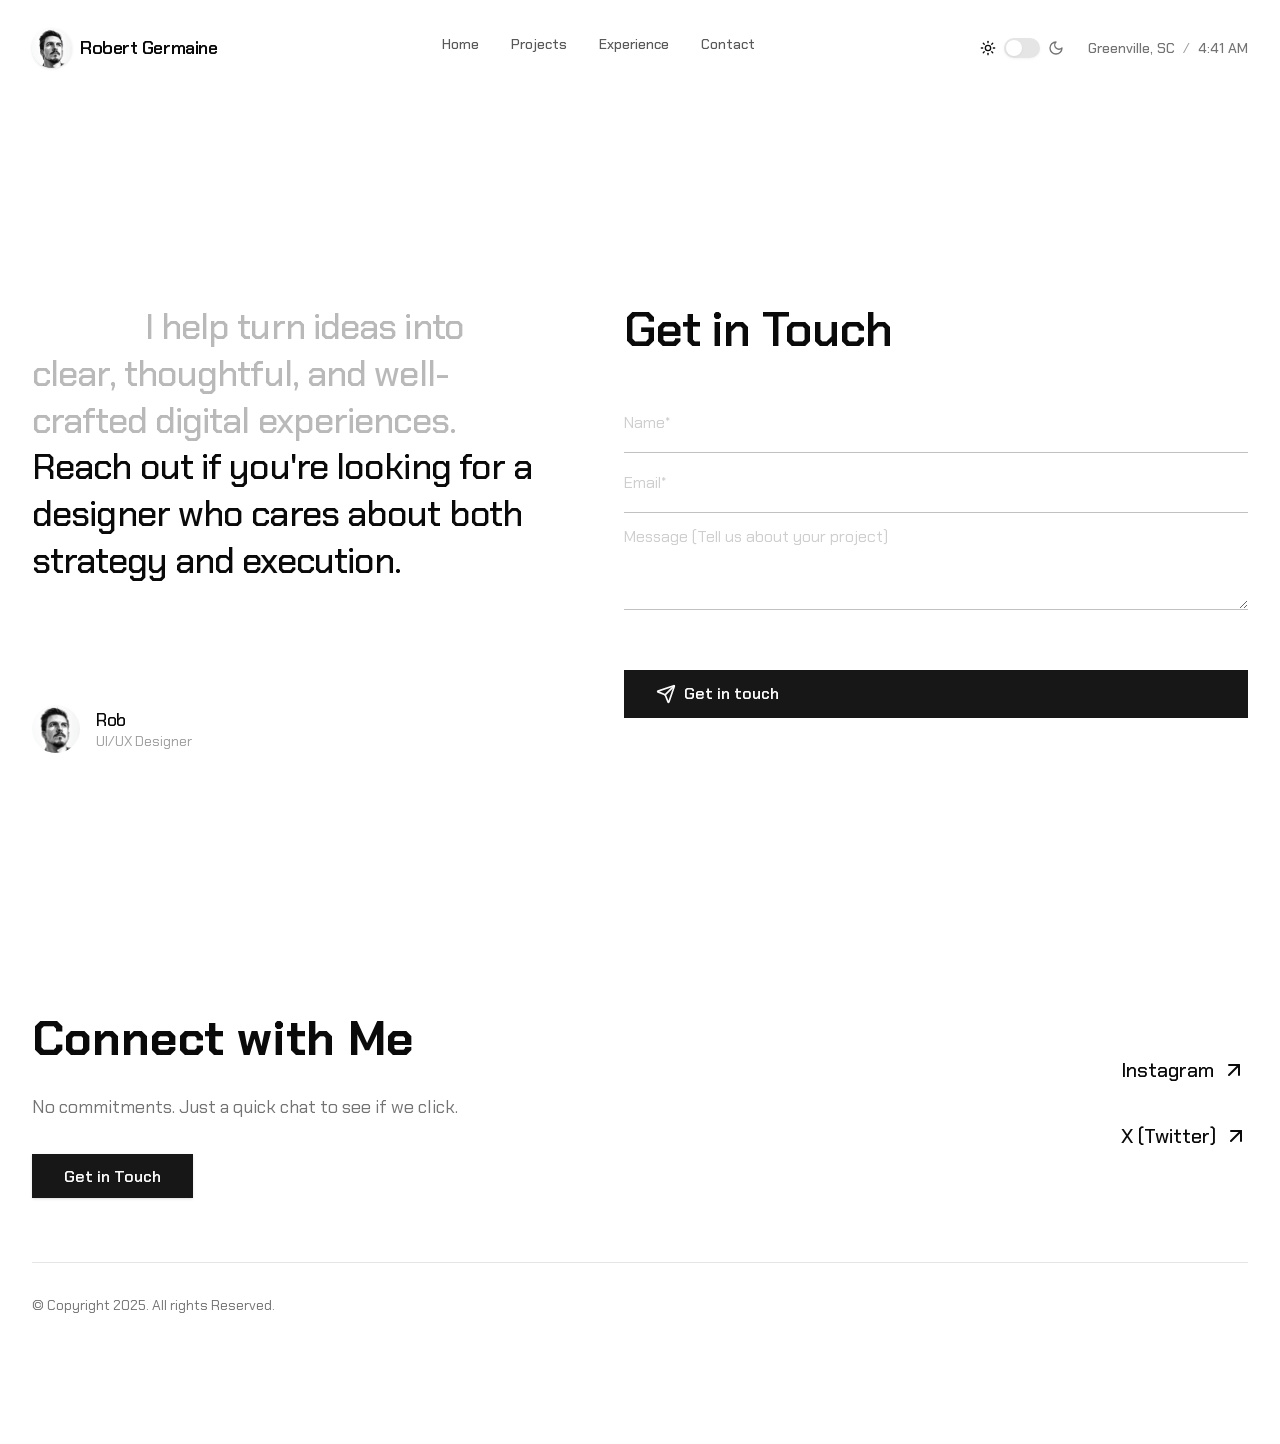
<file: contact.html>
<!DOCTYPE html>
<html lang="en">
  <head>
    <meta charset="UTF-8" />
    <meta name="viewport" content="width=device-width, initial-scale=1.0" />
    <script>
      (function () {
        var k = "kartee-theme";
        var t = localStorage.getItem(k);
        var h = document.documentElement;
        h.classList.remove("light", "dark");
        if (t === "dark") h.classList.add("dark");
        else if (t === "light") h.classList.add("light");
      })();
    </script>
    <title>Contact — Get in Touch</title>
    <link rel="preconnect" href="https://fonts.googleapis.com" />
    <link rel="preconnect" href="https://fonts.gstatic.com" crossorigin />
    <link
      href="https://fonts.googleapis.com/css2?family=Chakra+Petch:ital,wght@0,300;0,400;0,500;0,600;0,700;1,300;1,400;1,500;1,600;1,700&family=IBM+Plex+Mono:ital,wght@0,400;0,500;0,600;0,700;1,400;1,500;1,600;1,700&display=swap"
      rel="stylesheet"
    />
    <link rel="stylesheet" href="site.css" />
  </head>
  <body class="is-contact-page">
    <main class="page-main page-contact" id="main-content">
      <header class="nav-section">
          <nav class="navbar-22" aria-label="Main navigation">
            <div class="navbar-inner">
              <a class="navbar-brand" href="index.html">
                <img
                  class="hero-avatar"
                  src="images/avatar.jpg"
                  width="40"
                  height="40"
                  alt="avatar"
                />
                <span class="navbar-title">Robert Germaine</span>
              </a>

              <div class="navbar-links-desktop">
                <a class="nav-link-animated" href="index.html">
                  <span class="nav-link-label">Home</span>
                  <span class="nav-link-hover" aria-hidden="true">Home</span>
                </a>
                <a class="nav-link-animated" href="index.html#projects">
                  <span class="nav-link-label">Projects</span>
                  <span class="nav-link-hover" aria-hidden="true">Projects</span>
                </a>
                <a class="nav-link-animated" href="index.html#experience">
                  <span class="nav-link-label">Experience</span>
                  <span class="nav-link-hover" aria-hidden="true">Experience</span>
                </a>
                <a class="nav-link-animated" href="contact.html" aria-current="page">
                  <span class="nav-link-label">Contact</span>
                  <span class="nav-link-hover" aria-hidden="true">Contact</span>
                </a>
              </div>

              <div class="navbar-meta" aria-live="polite">
                <div class="theme-toggle" title="Color theme">
                  <span class="theme-toggle-icon theme-toggle-sun" aria-hidden="true">
                    <svg xmlns="http://www.w3.org/2000/svg" width="16" height="16" viewBox="0 0 24 24" fill="none" stroke="currentColor" stroke-width="2" stroke-linecap="round" stroke-linejoin="round">
                      <circle cx="12" cy="12" r="4" />
                      <path d="M12 2v2" />
                      <path d="M12 20v2" />
                      <path d="m4.93 4.93 1.41 1.41" />
                      <path d="m17.66 17.66 1.41 1.41" />
                      <path d="M2 12h2" />
                      <path d="M20 12h2" />
                      <path d="m6.34 17.66-1.41 1.41" />
                      <path d="m19.07 4.93-1.41 1.41" />
                    </svg>
                  </span>
                  <label class="theme-switch">
                    <input type="checkbox" id="theme-toggle-input" role="switch" aria-label="Dark mode" />
                    <span class="theme-switch-track" aria-hidden="true">
                      <span class="theme-switch-thumb"></span>
                    </span>
                  </label>
                  <span class="theme-toggle-icon theme-toggle-moon" aria-hidden="true">
                    <svg xmlns="http://www.w3.org/2000/svg" width="16" height="16" viewBox="0 0 24 24" fill="none" stroke="currentColor" stroke-width="2" stroke-linecap="round" stroke-linejoin="round">
                      <path d="M12 3a6 6 0 0 0 9 9 9 9 0 1 1-9-9Z" />
                    </svg>
                  </span>
                </div>
                <span class="font-medium">Greenville, SC</span>
                <span class="navbar-meta-sep">/</span>
                <span class="navbar-meta-time" data-nav-time>—</span>
              </div>

              <div class="navbar-mobile-actions">
                <div class="theme-toggle theme-toggle-bar" title="Color theme">
                  <span class="theme-toggle-icon theme-toggle-sun" aria-hidden="true">
                    <svg xmlns="http://www.w3.org/2000/svg" width="16" height="16" viewBox="0 0 24 24" fill="none" stroke="currentColor" stroke-width="2" stroke-linecap="round" stroke-linejoin="round"><circle cx="12" cy="12" r="4" /><path d="M12 2v2" /><path d="M12 20v2" /><path d="m4.93 4.93 1.41 1.41" /><path d="m17.66 17.66 1.41 1.41" /><path d="M2 12h2" /><path d="M20 12h2" /><path d="m6.34 17.66-1.41 1.41" /><path d="m19.07 4.93-1.41 1.41" /></svg>
                  </span>
                  <label class="theme-switch">
                    <input type="checkbox" id="theme-toggle-input-bar" role="switch" aria-label="Dark mode" />
                    <span class="theme-switch-track" aria-hidden="true">
                      <span class="theme-switch-thumb"></span>
                    </span>
                  </label>
                  <span class="theme-toggle-icon theme-toggle-moon" aria-hidden="true">
                    <svg xmlns="http://www.w3.org/2000/svg" width="16" height="16" viewBox="0 0 24 24" fill="none" stroke="currentColor" stroke-width="2" stroke-linecap="round" stroke-linejoin="round"><path d="M12 3a6 6 0 0 0 9 9 9 9 0 1 1-9-9Z" /></svg>
                  </span>
                </div>
                <button
                  type="button"
                  class="nav-menu-toggle"
                  id="nav-menu-toggle"
                  aria-expanded="false"
                  aria-controls="nav-mobile-panel"
                >
                  <svg xmlns="http://www.w3.org/2000/svg" viewBox="0 0 24 24" fill="none" stroke="currentColor" stroke-width="2" stroke-linecap="round" stroke-linejoin="round" aria-hidden="true">
                    <line x1="4" x2="20" y1="12" y2="12" />
                    <line x1="4" x2="20" y1="6" y2="6" />
                    <line x1="4" x2="20" y1="18" y2="18" />
                  </svg>
                  <span class="sr-only">Open menu</span>
                </button>
              </div>
            </div>
          </nav>
      </header>

      <div class="contact-page-shell">
        <!-- Contact21 — static port (react-hook-form + zod → vanilla JS) -->
        <section class="contact-21" id="contact" aria-labelledby="contact-heading">
          <div class="site-container">
            <div class="contact-21-grid">
              <div class="contact-21-left">
                <p class="contact-21-quote">
                  I help turn ideas into clear, thoughtful, and well-crafted digital experiences.
                  <span class="contact-21-quote-accent">Reach out if you're looking for a designer who cares about both strategy and execution.</span>
                </p>
                <div class="contact-21-profile">
                  <img
                    src="images/avatar.jpg"
                    class="contact-21-avatar"
                    width="48"
                    height="48"
                    alt=""
                  />
                  <div>
                    <h2 class="contact-21-name">Rob</h2>
                    <p class="contact-21-role">UI/UX Designer</p>
                  </div>
                </div>
              </div>

              <div class="contact-21-right">
                <h1 class="contact-21-title" id="contact-heading">Get in Touch</h1>

                <div id="contact-success" class="contact-21-success" role="status" aria-live="polite" hidden>
                  <p class="contact-21-success-text">Thank you! We'll be in touch soon.</p>
                </div>

                <form id="contact-form" class="contact-21-form" novalidate>
                  <div class="contact-21-field">
                    <label for="contact-name" class="sr-only">Name</label>
                    <input
                      class="contact-21-input"
                      type="text"
                      id="contact-name"
                      name="name"
                      autocomplete="name"
                      placeholder="Name*"
                      aria-describedby="contact-name-error"
                    />
                    <p id="contact-name-error" class="contact-21-error" role="alert" hidden></p>
                  </div>

                  <div class="contact-21-field">
                    <label for="contact-email" class="sr-only">Email</label>
                    <input
                      class="contact-21-input"
                      type="email"
                      id="contact-email"
                      name="email"
                      autocomplete="email"
                      placeholder="Email*"
                      aria-describedby="contact-email-error"
                    />
                    <p id="contact-email-error" class="contact-21-error" role="alert" hidden></p>
                  </div>

                  <div class="contact-21-field">
                    <label for="contact-message" class="sr-only">Message</label>
                    <textarea
                      class="contact-21-input contact-21-input--message"
                      id="contact-message"
                      name="message"
                      rows="3"
                      placeholder="Message (Tell us about your project)"
                      aria-describedby="contact-message-error"
                    ></textarea>
                    <p id="contact-message-error" class="contact-21-error" role="alert" hidden></p>
                  </div>

                  <p id="contact-root-error" class="contact-21-error contact-21-error--root" role="alert" hidden></p>

                  <button type="submit" class="contact-21-submit" id="contact-submit">
                    <span class="contact-21-btn-label">
                      <svg class="contact-21-btn-icon" xmlns="http://www.w3.org/2000/svg" width="20" height="20" viewBox="0 0 24 24" fill="none" stroke="currentColor" stroke-width="2" stroke-linecap="round" stroke-linejoin="round" aria-hidden="true">
                        <path d="M14.536 21.686a.5.5 0 0 0 .937-.024l6.5-19a.496.496 0 0 0-.635-.635l-19 6.5a.5.5 0 0 0-.024.937l7.93 3.18a2 2 0 0 1 1.112 1.11z" />
                        <path d="m21.854 2.147-10.94 10.939" />
                      </svg>
                      Get in touch
                    </span>
                    <span class="contact-21-btn-loading" aria-hidden="true">
                      <svg class="contact-21-btn-icon contact-21-spinner" xmlns="http://www.w3.org/2000/svg" width="20" height="20" viewBox="0 0 24 24" fill="none" stroke="currentColor" stroke-width="2" stroke-linecap="round" stroke-linejoin="round">
                        <path d="M21 12a9 9 0 1 1-6.219-8.56" />
                      </svg>
                      Sending...
                    </span>
                  </button>
                </form>
              </div>
            </div>
          </div>
        </section>
      </div>
    </main>

    <footer class="footer-27" id="site-footer">
      <div class="site-container">
        <div class="footer-27-top">
          <div class="footer-27-col footer-27-col-main">
            <div class="footer-27-intro">
              <h2 class="footer-27-heading">Connect with Me</h2>
              <p class="footer-27-lede">
                No commitments. Just a quick chat to see if we click.
              </p>
            </div>
            <a class="btn btn-lg footer-27-cta" href="mailto:hello@robertgermaine.me">Get in Touch</a>
          </div>
          <div class="footer-27-col footer-27-col-social" aria-label="Social links">
            <ul class="footer-27-social-list">
              <li>
                <a class="footer-27-social-link" href="#" target="_blank" rel="noopener noreferrer">
                  <span class="footer-27-social-name">Instagram</span>
                  <span class="footer-27-social-icon" aria-hidden="true">
                    <svg xmlns="http://www.w3.org/2000/svg" width="24" height="24" viewBox="0 0 24 24" fill="none" stroke="currentColor" stroke-width="2" stroke-linecap="round" stroke-linejoin="round">
                      <path d="M7 7h10v10" />
                      <path d="M7 17 17 7" />
                    </svg>
                  </span>
                </a>
              </li>
              <li>
                <a class="footer-27-social-link" href="#" target="_blank" rel="noopener noreferrer">
                  <span class="footer-27-social-name">X (Twitter)</span>
                  <span class="footer-27-social-icon" aria-hidden="true">
                    <svg xmlns="http://www.w3.org/2000/svg" width="24" height="24" viewBox="0 0 24 24" fill="none" stroke="currentColor" stroke-width="2" stroke-linecap="round" stroke-linejoin="round">
                      <path d="M7 7h10v10" />
                      <path d="M7 17 17 7" />
                    </svg>
                  </span>
                </a>
              </li>
            </ul>
          </div>
        </div>

        <div class="footer-27-sep" role="separator"></div>

        <div class="footer-27-bottom">
          <p class="footer-27-copy">© Copyright 2025. All rights Reserved.</p>
        </div>
      </div>
    </footer>

    <div
      class="nav-mobile-panel"
      id="nav-mobile-panel"
      role="dialog"
      aria-modal="true"
      aria-label="Menu"
      aria-hidden="true"
    >
      <div class="nav-mobile-panel-wrap">
        <button type="button" class="nav-mobile-close" id="nav-mobile-close" aria-label="Close menu">
          <svg xmlns="http://www.w3.org/2000/svg" width="20" height="20" viewBox="0 0 24 24" fill="none" stroke="currentColor" stroke-width="2" stroke-linecap="round" stroke-linejoin="round" aria-hidden="true">
            <path d="M18 6 6 18" />
            <path d="m6 6 12 12" />
          </svg>
        </button>
        <div class="nav-mobile-inner">
          <a class="nav-mobile-brand" href="index.html">
            <img
              class="hero-avatar"
              src="images/avatar.jpg"
              width="40"
              height="40"
              alt="avatar"
            />
            <span>Robert Germaine</span>
          </a>
          <nav class="nav-mobile-links" aria-label="Mobile">
            <a href="index.html">Home</a>
            <a href="index.html#projects">Projects</a>
            <a href="index.html#experience">Experience</a>
            <a href="contact.html" aria-current="page">Contact</a>
          </nav>
          <div class="nav-mobile-footer">
            <div class="font-medium">Greenville, SC</div>
            <div class="navbar-meta-time" data-nav-time>—</div>
          </div>
        </div>
      </div>
    </div>

    <script src="js/theme.js" defer></script>
    <script src="js/nav.js" defer></script>
    <script src="js/contact-form.js" defer></script>
  </body>
</html>
</file>
<file: site.css>
/*
 * Design tokens (aligned with Tailwind v4 / shadcn theme).
 * This file is plain CSS — no @import "tailwindcss" or @theme (requires a Tailwind build).
 * Dark: html.dark / .dark matches theme.js; prefers-color-scheme mirrors .dark when not .light.
 */
:root {
  --background: #ffffff;
  --foreground: #0a0a0a;
  --card: #ffffff;
  --card-foreground: #0a0a0a;
  --popover: #ffffff;
  --popover-foreground: #0a0a0a;
  --primary: #171717;
  --primary-foreground: #fafafa;
  --secondary: #f5f5f5;
  --secondary-foreground: #171717;
  --muted: #f5f5f5;
  --muted-foreground: #737373;
  --accent: #f5f5f5;
  --accent-foreground: #171717;
  --destructive: #e7000b;
  --destructive-foreground: #ffffff;
  --border: #e5e5e5;
  --input: #e5e5e5;
  --ring: #a1a1a1;
  --chart-1: #91c5ff;
  --chart-2: #3a81f6;
  --chart-3: #2563ef;
  --chart-4: #1a4eda;
  --chart-5: #1f3fad;
  --sidebar: #fafafa;
  --sidebar-foreground: #0a0a0a;
  --sidebar-primary: #171717;
  --sidebar-primary-foreground: #fafafa;
  --sidebar-accent: #f5f5f5;
  --sidebar-accent-foreground: #171717;
  --sidebar-border: #e5e5e5;
  --sidebar-ring: #a1a1a1;
  --font-sans: "Chakra Petch", ui-sans-serif, sans-serif, system-ui;
  --font-serif: ui-serif, Georgia, Cambria, "Times New Roman", Times, serif;
  --font-mono: "IBM Plex Mono", ui-monospace, monospace;
  --radius: 0rem;
  --radius-sm: 0;
  --radius-md: 0;
  --radius-lg: 0;
  --radius-xl: 0;
  --shadow-x: 0;
  --shadow-y: 1px;
  --shadow-blur: 3px;
  --shadow-spread: 0px;
  --shadow-opacity: 0.1;
  --shadow-color: oklch(0 0 0);
  --shadow-2xs: 0 1px 3px 0px hsl(0 0% 0% / 0.05);
  --shadow-xs: 0 1px 3px 0px hsl(0 0% 0% / 0.05);
  --shadow-sm: 0 1px 3px 0px hsl(0 0% 0% / 0.10), 0 1px 2px -1px hsl(0 0% 0% / 0.10);
  --shadow: 0 1px 3px 0px hsl(0 0% 0% / 0.10), 0 1px 2px -1px hsl(0 0% 0% / 0.10);
  --shadow-md: 0 1px 3px 0px hsl(0 0% 0% / 0.10), 0 2px 4px -1px hsl(0 0% 0% / 0.10);
  --shadow-lg: 0 1px 3px 0px hsl(0 0% 0% / 0.10), 0 4px 6px -1px hsl(0 0% 0% / 0.10);
  --shadow-xl: 0 1px 3px 0px hsl(0 0% 0% / 0.10), 0 8px 10px -1px hsl(0 0% 0% / 0.10);
  --shadow-2xl: 0 1px 3px 0px hsl(0 0% 0% / 0.25);
  --tracking-normal: 0em;
  --spacing: 0.25rem;
  --pattern-line: color-mix(in srgb, var(--foreground) 14%, transparent);
  --pattern-dot: color-mix(in srgb, var(--foreground) 12%, transparent);
  /* Shared with dark: structural tokens (invert SVG wordmarks/icons; success text) */
  --logo-invert: 0;
  --contact-success: oklch(0.45 0.15 145);
}

.dark,
html.dark {
  --background: #000000;
  --foreground: #ffffff;
  --card: #000000;
  --card-foreground: #ffffff;
  --popover: #000000;
  --popover-foreground: #ffffff;
  --primary: #d6544b;
  --primary-foreground: #000000;
  --secondary: #d6544b;
  --secondary-foreground: #000000;
  --muted: #1c1c17;
  --muted-foreground: #ffffff;
  --accent: #d6544b;
  --accent-foreground: #000000;
  --destructive: #d6544b;
  --destructive-foreground: #000000;
  --border: #222222;
  --input: #000000;
  --ring: #d6544b;
  --chart-1: #e68933;
  --chart-2: #d4ce21;
  --chart-3: #2f75e4;
  --chart-4: #6534db;
  --chart-5: #d6544b;
  --sidebar: #000000;
  --sidebar-foreground: #ffffff;
  --sidebar-primary: #d6544b;
  --sidebar-primary-foreground: #ffffff;
  --sidebar-accent: #d6544b;
  --sidebar-accent-foreground: #000000;
  --sidebar-border: #000000;
  --sidebar-ring: #d6544b;
  --pattern-line: color-mix(in srgb, var(--foreground) 18%, transparent);
  --pattern-dot: color-mix(in srgb, var(--foreground) 12%, transparent);
  --logo-invert: 0;
  --contact-success: oklch(0.78 0.1 145);
}

@media (prefers-color-scheme: dark) {
  html:not(.light) {
    --background: #000000;
    --foreground: #ffffff;
    --card: #000000;
    --card-foreground: #ffffff;
    --popover: #000000;
    --popover-foreground: #ffffff;
    --primary: #d6544b;
    --primary-foreground: #000000;
    --secondary: #d6544b;
    --secondary-foreground: #000000;
    --muted: #1c1c17;
    --muted-foreground: #ffffff;
    --accent: #d6544b;
    --accent-foreground: #000000;
    --destructive: #d6544b;
    --destructive-foreground: #000000;
    --border: #222222;
    --input: #000000;
    --ring: #d6544b;
    --chart-1: #e68933;
    --chart-2: #d4ce21;
    --chart-3: #2f75e4;
    --chart-4: #6534db;
    --chart-5: #d6544b;
    --sidebar: #000000;
    --sidebar-foreground: #ffffff;
    --sidebar-primary: #d6544b;
    --sidebar-primary-foreground: #ffffff;
    --sidebar-accent: #d6544b;
    --sidebar-accent-foreground: #000000;
    --sidebar-border: #000000;
    --sidebar-ring: #d6544b;
    --pattern-line: color-mix(in srgb, var(--foreground) 18%, transparent);
    --pattern-dot: color-mix(in srgb, var(--foreground) 12%, transparent);
    --logo-invert: 1;
    --contact-success: oklch(0.78 0.1 145);
  }
}

/* @layer base — plain CSS (Tailwind @apply border-border / outline-ring/50 / bg-background) */
*,
*::before,
*::after {
  margin: 0;
  padding: 0;
  box-sizing: border-box;
  border-color: var(--border);
}

*:focus-visible {
  outline: 2px solid color-mix(in srgb, var(--ring) 50%, transparent);
  outline-offset: 2px;
}

html {
  color-scheme: light dark;
}

@media (prefers-reduced-motion: no-preference) {
  html {
    scroll-behavior: smooth;
  }
}

body {
  font-family: var(--font-sans);
  letter-spacing: var(--tracking-normal);
  background: var(--background);
  color: var(--foreground);
  min-height: 100vh;
  display: flex;
  flex-direction: column;
}

/* Sticky footer: main grows; footer stays at bottom on short pages */
.page-main {
  flex: 1 0 auto;
  width: 100%;
}

/* Navbar22 — sticky, hides on scroll down, shows on scroll up */
.nav-section {
  position: sticky;
  top: 0;
  z-index: 50;
  width: 100%;
  padding: 1rem 0;
  background: var(--background);
  transition: transform 0.3s ease;
}

.nav-section.nav-hidden {
  transform: translateY(-100%);
}

.navbar-22 {
  width: 100%;
}

.navbar-inner {
  max-width: 80rem;
  margin-left: auto;
  margin-right: auto;
  padding-left: 1rem;
  padding-right: 1rem;
  display: flex;
  height: 4rem;
  align-items: center;
  justify-content: space-between;
}

@media (min-width: 640px) {
  .navbar-inner {
    padding-left: 1.5rem;
    padding-right: 1.5rem;
  }
}

@media (min-width: 1024px) {
  .navbar-inner {
    padding-left: 2rem;
    padding-right: 2rem;
  }
}

.navbar-brand {
  display: flex;
  align-items: center;
  gap: 0.5rem;
  text-decoration: none;
  color: inherit;
}

.navbar-logo {
  width: 40px;
  height: 40px;
  display: block;
  object-fit: contain;
  filter: invert(var(--logo-invert));
}

/* Index nav uses .hero-avatar; override hero section sizing */
.navbar-brand .hero-avatar {
  width: 40px;
  height: 40px;
  min-width: 40px;
  min-height: 40px;
}

.navbar-title {
  font-size: 1.125rem;
  font-weight: 600;
  letter-spacing: -0.025em;
}

.navbar-links-desktop {
  display: none;
  align-items: center;
  gap: 2rem;
}

@media (min-width: 768px) {
  .navbar-links-desktop {
    display: flex;
  }
}

.nav-link-animated {
  position: relative;
  display: inline-block;
  /* Taller clip box so a thick underline isn’t clipped by overflow */
  height: 2rem;
  overflow: hidden;
  font-size: 0.875rem;
  font-weight: 500;
  line-height: 1.5rem;
  /* Clear idle vs hover on any background */
  color: color-mix(in oklch, var(--foreground) 68%, transparent);
  text-decoration: none;
}

.nav-link-animated:hover,
.nav-link-animated:focus-visible {
  color: var(--foreground);
}

.nav-link-label {
  display: block;
  transition: transform 0.3s ease;
}

.nav-link-hover {
  position: absolute;
  left: 0;
  top: 0;
  width: 100%;
  display: block;
  color: var(--foreground);
  line-height: 1.5rem;
  /* Strong underline: thick + full-opacity accent (reads on dark + grid) */
  border-bottom: 3px solid var(--primary);
  padding-bottom: 0.125rem;
  transform: translateY(100%);
  transition: transform 0.3s ease;
}

.nav-link-animated:hover .nav-link-label,
.nav-link-animated:focus-visible .nav-link-label {
  transform: translateY(-100%);
}

.nav-link-animated:hover .nav-link-hover,
.nav-link-animated:focus-visible .nav-link-hover {
  transform: translateY(0);
}

.navbar-meta {
  display: none;
  align-items: center;
  gap: 0;
  font-size: 0.875rem;
  color: var(--muted-foreground);
}

/* 24px between theme toggle and Greenville */
.navbar-meta .theme-toggle {
  margin-inline-end: 24px;
}

.navbar-meta > .font-medium {
  margin-inline-end: 0.5rem;
}

.navbar-meta > .navbar-meta-sep {
  margin-inline-end: 0.5rem;
}

@media (min-width: 1024px) {
  .navbar-meta {
    display: flex;
  }
}

.navbar-meta-sep {
  color: var(--muted-foreground);
  opacity: 0.7;
}

.navbar-meta-time {
  font-weight: 500;
  color: var(--muted-foreground);
}

/* Theme toggle with icons: Sun -> Switch -> Moon */
.theme-toggle {
  display: flex;
  align-items: center;
  gap: 0.5rem;
}

/* Legacy: kept for any remaining mobile-panel toggles */
.theme-toggle-mobile {
  justify-content: center;
  margin-bottom: 0.75rem;
}

.theme-toggle-icon {
  display: flex;
  flex-shrink: 0;
  width: 1rem;
  height: 1rem;
}

.theme-toggle-icon svg {
  display: block;
  width: 1rem;
  height: 1rem;
}

.theme-toggle-sun {
  color: var(--foreground);
}

.theme-toggle-moon {
  color: var(--muted-foreground);
}

.theme-switch {
  position: relative;
  display: flex;
  align-items: center;
  cursor: pointer;
}

.theme-switch input {
  position: absolute;
  width: 1px;
  height: 1px;
  padding: 0;
  margin: -1px;
  overflow: hidden;
  clip: rect(0, 0, 0, 0);
  white-space: nowrap;
  border: 0;
}

.theme-switch input:focus-visible + .theme-switch-track {
  outline: 2px solid var(--ring);
  outline-offset: 2px;
}

.theme-switch-track {
  position: relative;
  width: 2.25rem;
  height: 1.25rem;
  border-radius: 9999px;
  border: 2px solid transparent;
  background: var(--input);
  box-shadow: var(--shadow-xs);
  transition: background 0.15s ease;
}

.theme-switch-thumb {
  position: absolute;
  top: 0;
  left: 0;
  width: 1rem;
  height: 1rem;
  border-radius: 9999px;
  background: var(--background);
  box-shadow: var(--shadow-xs);
  transition: transform 0.15s ease;
}

.theme-switch input:checked + .theme-switch-track {
  background: var(--primary);
}

.theme-switch input:checked + .theme-switch-track .theme-switch-thumb {
  transform: translateX(1rem);
}

/* Mobile: toggle + hamburger side-by-side in a row */
.navbar-mobile-actions {
  display: flex;
  flex-direction: row;
  align-items: center;
  gap: 0.75rem;
  flex-shrink: 0;
}

@media (min-width: 768px) {
  .navbar-mobile-actions {
    display: none;
  }
}

.theme-toggle-bar {
  display: flex;
}

@media (min-width: 768px) {
  .theme-toggle-bar {
    display: none;
  }
}

.nav-menu-toggle {
  display: inline-flex;
  align-items: center;
  justify-content: center;
  width: 2.5rem;
  height: 2.5rem;
  padding: 0;
  border: 1px solid color-mix(in oklch, var(--ring) 55%, var(--border));
  background: transparent;
  color: var(--muted-foreground);
  cursor: pointer;
  border-radius: var(--radius);
  transition:
    background 0.15s ease,
    color 0.15s ease;
}

.nav-menu-toggle:hover {
  background: color-mix(in oklch, var(--foreground) 6%, transparent);
  color: var(--foreground);
}

.nav-menu-toggle svg {
  width: 1.25rem;
  height: 1.25rem;
}

/* Mobile sheet (full viewport, slides from top) */
.nav-mobile-panel {
  position: fixed;
  inset: 0;
  z-index: 100;
  display: flex;
  flex-direction: column;
  background: var(--background);
  color: var(--foreground);
  transform: translateY(-100%);
  transition: transform 0.35s cubic-bezier(0.16, 1, 0.3, 1);
  overflow: auto;
  visibility: hidden;
  pointer-events: none;
}

.nav-mobile-panel.is-open {
  transform: translateY(0);
  visibility: visible;
  pointer-events: auto;
}

body.nav-mobile-open {
  overflow: hidden;
}

.nav-mobile-inner {
  padding: 1rem;
  display: flex;
  flex-direction: column;
  gap: 1.5rem;
}

.nav-mobile-brand {
  display: flex;
  align-items: center;
  gap: 0.5rem;
  margin-left: 0.75rem;
  text-decoration: none;
  color: var(--foreground);
  font-size: 1.125rem;
  font-weight: 600;
  letter-spacing: -0.025em;
}

.nav-mobile-brand .hero-avatar {
  width: 40px;
  height: 40px;
  min-width: 40px;
  min-height: 40px;
}

.nav-mobile-links {
  display: flex;
  flex-direction: column;
  gap: 0.25rem;
}

.nav-mobile-links a {
  display: block;
  padding: 0.5rem 1rem;
  border-radius: var(--radius);
  font-size: 1.125rem;
  font-weight: 500;
  color: var(--muted-foreground);
  text-decoration: none;
  transition:
    background 0.15s ease,
    color 0.15s ease;
}

.nav-mobile-links a:hover {
  background: color-mix(in oklch, var(--foreground) 6%, transparent);
  color: var(--foreground);
}

.nav-mobile-footer {
  border-top: 1px solid color-mix(in oklch, var(--ring) 40%, var(--border));
  padding-top: 1.5rem;
  text-align: center;
  font-size: 0.875rem;
  color: var(--muted-foreground);
}

.nav-mobile-footer .navbar-meta-time {
  margin-top: 0.25rem;
}

.nav-mobile-close {
  position: absolute;
  top: 1rem;
  right: 1rem;
  width: 2.5rem;
  height: 2.5rem;
  display: inline-flex;
  align-items: center;
  justify-content: center;
  border: 1px solid color-mix(in oklch, var(--ring) 55%, var(--border));
  background: transparent;
  color: var(--muted-foreground);
  cursor: pointer;
  border-radius: var(--radius);
}

.nav-mobile-panel-wrap {
  position: relative;
  padding-top: 3rem;
}

.sr-only {
  position: absolute;
  width: 1px;
  height: 1px;
  padding: 0;
  margin: -1px;
  overflow: hidden;
  clip: rect(0, 0, 0, 0);
  white-space: nowrap;
  border: 0;
}

.font-medium {
  font-weight: 500;
}

/* BackgroundPattern22 — dashed grid + top radial fade */
.hero-page {
  position: relative;
  display: flex;
  min-height: 100vh;
  width: 100%;
  flex-direction: column;
  align-items: stretch;
  justify-content: flex-start;
  overflow: hidden;
}

.bg-pattern-22 {
  position: absolute;
  inset: 0;
  z-index: 0;
  background-image:
    linear-gradient(to right, var(--pattern-line) 1px, transparent 1px),
    linear-gradient(to bottom, var(--pattern-line) 1px, transparent 1px);
  background-size: 20px 20px;
  background-position:
    0 0,
    0 0;
  mask-image:
    repeating-linear-gradient(
      to right,
      black 0px,
      black 3px,
      transparent 3px,
      transparent 8px
    ),
    repeating-linear-gradient(
      to bottom,
      black 0px,
      black 3px,
      transparent 3px,
      transparent 8px
    ),
    radial-gradient(ellipse 70% 60% at 50% 0%, #000 60%, transparent 100%);
  -webkit-mask-image:
    repeating-linear-gradient(
      to right,
      black 0px,
      black 3px,
      transparent 3px,
      transparent 8px
    ),
    repeating-linear-gradient(
      to bottom,
      black 0px,
      black 3px,
      transparent 3px,
      transparent 8px
    ),
    radial-gradient(ellipse 70% 60% at 50% 0%, #000 60%, transparent 100%);
  mask-composite: intersect;
  -webkit-mask-composite: source-in;
}

.pattern-placeholder {
  position: absolute;
  inset: 0;
  z-index: 1;
  pointer-events: none;
  background-image: radial-gradient(
    circle at 1px 1px,
    var(--pattern-dot) 1px,
    transparent 0
  );
  background-size: 24px 24px;
  opacity: 0.28;
  mask-image: radial-gradient(ellipse 75% 55% at 50% 45%, #000 20%, transparent 70%);
  -webkit-mask-image: radial-gradient(ellipse 75% 55% at 50% 45%, #000 20%, transparent 70%);
}

.hero-animated {
  position: relative;
  z-index: 2;
  flex: 1;
  display: flex;
  flex-direction: column;
  align-items: center;
  justify-content: center;
  width: 100%;
  min-height: 0;
  padding: 64px 0 128px;
}

.hero-inner {
  max-width: 900px;
  margin: 0 auto;
  padding: 0 24px;
  display: flex;
  flex-direction: column;
  align-items: center;
  gap: calc(var(--spacing) * 6);
  text-align: center;
}

.hero-avatar {
  width: 64px;
  height: 64px;
  border-radius: 9999px;
  object-fit: cover;
  box-shadow: var(--shadow-sm);
  animation: fade-scale 2.2s cubic-bezier(0.16, 1, 0.3, 1) forwards;
  opacity: 0;
  transform: scale(0.6);
}

.hero-heading {
  font-size: 32px;
  font-weight: 500;
  line-height: 1.2;
  max-width: 720px;
  color: var(--foreground);
  animation: slide-up 1.5s cubic-bezier(0.16, 1, 0.3, 1) forwards;
  opacity: 0;
  transform: translateY(100px);
}

.hero-actions {
  display: flex;
  align-items: center;
  gap: calc(var(--spacing) * 3);
}

.hero-link {
  display: inline-flex;
  align-items: center;
  justify-content: center;
  height: 48px;
  padding: 0 32px;
  border-radius: var(--radius);
  background: var(--primary);
  color: var(--primary-foreground);
  text-decoration: none;
  font-weight: 600;
  overflow: hidden;
  position: relative;
  box-shadow: var(--shadow-xs);
  animation: button-rise 1.5s cubic-bezier(0.16, 1, 0.3, 1) forwards;
  opacity: 0;
  transform: translateY(100px);
  animation-delay: 0.7s;
}

.hero-link-outline {
  background: transparent;
  color: var(--foreground);
  border: 1px solid color-mix(in oklch, var(--ring) 55%, var(--border));
  box-shadow: none;
  animation-delay: 0.4s;
}

.hero-link::before,
.hero-link::after {
  content: attr(href);
  position: absolute;
  opacity: 0;
}

.hero-link span {
  display: block;
}

.hero-link:hover {
  background: color-mix(in oklch, var(--primary) 88%, var(--foreground));
}

.hero-link-outline:hover {
  background: color-mix(in oklch, var(--foreground) 8%, transparent);
}

@keyframes fade-scale {
  to {
    opacity: 1;
    transform: scale(1);
  }
}

@keyframes slide-up {
  to {
    opacity: 1;
    transform: translateY(0);
  }
}

@keyframes button-rise {
  to {
    opacity: 1;
    transform: translateY(0);
  }
}

@media (min-width: 1024px) {
  .hero-heading {
    font-size: 40px;
  }
  .hero-avatar {
    width: 72px;
    height: 72px;
  }
}

@media (max-width: 640px) {
  .hero-actions {
    flex-direction: column;
  }
  .hero-link,
  .hero-link-outline {
    width: 100%;
  }
}

/* -------------------------------------------------------------------------- */
/* Site container (shared: footer, future sections) — matches .navbar-inner */
/* -------------------------------------------------------------------------- */
.site-container {
  max-width: 80rem;
  margin-left: auto;
  margin-right: auto;
  padding-left: 1rem;
  padding-right: 1rem;
}

@media (min-width: 640px) {
  .site-container {
    padding-left: 1.5rem;
    padding-right: 1.5rem;
  }
}

@media (min-width: 1024px) {
  .site-container {
    padding-left: 2rem;
    padding-right: 2rem;
  }
}

/* -------------------------------------------------------------------------- */
/* Footer27 — static port (framer-motion → CSS transitions; include on all pages) */
/* -------------------------------------------------------------------------- */
.footer-27 {
  flex-shrink: 0;
  width: 100%;
  padding: 8rem 0; /* py-32 */
  background: var(--background);
  color: var(--foreground);
}

.footer-27-top {
  display: flex;
  flex-direction: column;
  justify-content: space-between;
  gap: 2rem;
}

@media (min-width: 768px) {
  .footer-27-top {
    flex-direction: row;
    align-items: center;
  }
}

.footer-27-col-main {
  display: flex;
  flex-direction: column;
  gap: 2rem; /* space-y-8 */
}

.footer-27-intro {
  display: flex;
  flex-direction: column;
  gap: 1.5rem; /* space-y-6 */
}

.footer-27-heading {
  font-size: 2.25rem; /* text-4xl */
  line-height: 1.25;
  font-weight: 700;
  color: var(--foreground);
}

@media (min-width: 1024px) {
  .footer-27-heading {
    font-size: 3rem; /* lg:text-5xl */
  }
}

.footer-27-lede {
  max-width: 28rem; /* max-w-md */
  font-size: 1.125rem; /* text-lg */
  line-height: 1.625; /* leading-relaxed */
  color: var(--muted-foreground);
}

/* Primary button (shadcn Button size="lg") */
.btn {
  display: inline-flex;
  align-items: center;
  justify-content: center;
  font-weight: 600;
  text-decoration: none;
  border-radius: var(--radius);
  font-family: inherit;
  cursor: pointer;
  border: none;
  transition:
    background 0.15s ease,
    color 0.15s ease,
    transform 0.15s ease;
}

.btn:focus-visible {
  outline: 2px solid color-mix(in oklch, var(--ring) 50%, transparent);
  outline-offset: 2px;
}

.btn-lg {
  min-height: 2.75rem; /* h-11 */
  padding: 0 2rem;
  font-size: 1rem;
}

.footer-27-cta {
  align-self: flex-start;
  background: var(--primary);
  color: var(--primary-foreground);
  box-shadow: var(--shadow-sm);
}

.footer-27-cta:hover {
  background: color-mix(in oklch, var(--primary) 88%, var(--foreground));
}

.footer-27-col-social {
  margin-top: 0.25rem; /* mt-5 approx */
}

@media (min-width: 768px) {
  .footer-27-col-social {
    margin-top: 0;
  }
}

.footer-27-social-list {
  list-style: none;
  margin: 0;
  padding: 0;
  display: flex;
  flex-direction: column;
  gap: 1.5rem; /* space-y-6 */
}

.footer-27-social-link {
  display: inline-flex;
  align-items: center;
  gap: 0.5rem;
  padding: 0.5rem 0;
  color: var(--foreground);
  text-decoration: none;
  transition:
    color 0.15s ease,
    transform 0.2s cubic-bezier(0.34, 1.56, 0.64, 1);
}

.footer-27-social-link:hover {
  color: color-mix(in oklch, var(--foreground) 80%, transparent);
  transform: translateX(4px);
}

.footer-27-social-name {
  font-size: 1.25rem; /* text-xl */
  font-weight: 500;
}

.footer-27-social-icon {
  display: inline-flex;
  flex-shrink: 0;
}

.footer-27-social-icon svg {
  display: block;
  width: 1.5rem;
  height: 1.5rem;
  transition: transform 0.2s cubic-bezier(0.34, 1.56, 0.64, 1);
}

.footer-27-social-link:hover .footer-27-social-icon svg {
  transform: translate(2px, -2px);
}

.footer-27-sep {
  margin-top: 4rem; /* mt-16 */
  margin-bottom: 2rem; /* mb-8 */
  height: 1px;
  background: var(--border);
  border: 0;
}

.footer-27-bottom {
  display: flex;
  flex-direction: column;
  align-items: flex-start;
  justify-content: space-between;
  gap: 1rem;
}

@media (min-width: 640px) {
  .footer-27-bottom {
    flex-direction: row;
    align-items: center;
  }
}

.footer-27-copy,
.footer-27-credit {
  margin: 0;
  font-size: 0.875rem;
  line-height: 1.5;
  color: var(--muted-foreground);
}

.footer-27-credit-link {
  color: inherit;
  text-decoration: underline;
  text-underline-offset: 4px;
  transition: color 0.15s ease, transform 0.2s cubic-bezier(0.34, 1.56, 0.64, 1);
  display: inline-block;
}

.footer-27-credit-link:hover {
  color: var(--foreground);
  transform: scale(1.05);
}

@media (prefers-reduced-motion: reduce) {
  .footer-27-social-link,
  .footer-27-social-icon svg,
  .footer-27-credit-link {
    transition: none;
  }

  .footer-27-social-link:hover {
    transform: none;
  }

  .footer-27-social-link:hover .footer-27-social-icon svg {
    transform: none;
  }

  .footer-27-credit-link:hover {
    transform: none;
  }
}

/* -------------------------------------------------------------------------- */
/* Contact page shell + Contact21 (react-hook-form/zod → vanilla) */
/* -------------------------------------------------------------------------- */
.page-contact {
  background: var(--background);
}

/* Same-origin navigations (e.g. Home → Contact): smooth cross-document transition */
@view-transition {
  navigation: auto;
}

@media (prefers-reduced-motion: no-preference) {
  ::view-transition-old(root),
  ::view-transition-new(root) {
    animation-duration: 0.45s;
    animation-timing-function: cubic-bezier(0.16, 1, 0.3, 1);
  }
}

.contact-page-shell {
  min-height: 100%;
}

/* Contact page: load-in (staggered nav, columns, footer) */
@media (prefers-reduced-motion: no-preference) {
  @keyframes contact-nav-fade-in {
    from {
      opacity: 0;
    }
    to {
      opacity: 1;
    }
  }

  @keyframes contact-block-rise {
    from {
      opacity: 0;
      transform: translateY(1.125rem);
    }
    to {
      opacity: 1;
      transform: translateY(0);
    }
  }

  .is-contact-page .nav-section {
    opacity: 0;
    animation: contact-nav-fade-in 0.5s cubic-bezier(0.16, 1, 0.3, 1) forwards;
  }

  .is-contact-page .contact-21-left {
    opacity: 0;
    animation: contact-block-rise 0.7s cubic-bezier(0.16, 1, 0.3, 1) forwards;
    animation-delay: 0.09s;
  }

  .is-contact-page .contact-21-right {
    opacity: 0;
    animation: contact-block-rise 0.72s cubic-bezier(0.16, 1, 0.3, 1) forwards;
    animation-delay: 0.18s;
  }

  .is-contact-page .footer-27 {
    opacity: 0;
    animation: contact-nav-fade-in 0.55s cubic-bezier(0.16, 1, 0.3, 1) forwards;
    animation-delay: 0.22s;
  }
}

@media (prefers-reduced-motion: reduce) {
  .is-contact-page .nav-section,
  .is-contact-page .contact-21-left,
  .is-contact-page .contact-21-right,
  .is-contact-page .footer-27 {
    animation: none;
    opacity: 1;
    transform: none;
  }
}

.contact-21 {
  padding: 3rem 0;
}

@media (min-width: 768px) {
  .contact-21 {
    padding: 5rem 0;
  }
}

@media (min-width: 1024px) {
  .contact-21 {
    padding: 8rem 0;
  }
}

.contact-21-grid {
  display: flex;
  flex-direction: column;
  justify-content: space-between;
  gap: 3rem;
  margin-top: 2rem;
}

@media (min-width: 768px) {
  .contact-21-grid {
    margin-top: 3rem;
  }
}

@media (min-width: 1024px) {
  .contact-21-grid {
    margin-top: 5rem;
  }
}

@media (min-width: 768px) {
  .contact-21-grid {
    gap: 2.5rem; /* md:gap-10 */
  }
}

@media (min-width: 1024px) {
  .contact-21-grid {
    flex-direction: row;
    align-items: flex-start;
    gap: 2.5rem;
  }
}

.contact-21-left {
  display: flex;
  width: 100%;
  max-width: 32rem; /* max-w-lg */
  flex-direction: column;
  justify-content: space-between;
  gap: 2.5rem; /* gap-10 */
}

.contact-21-quote {
  text-indent: 22%;
  font-size: 1.875rem; /* text-3xl */
  line-height: 1.3;
  font-weight: 500;
  letter-spacing: -0.025em;
  color: color-mix(in oklch, var(--muted-foreground) 50%, transparent);
}

@media (min-width: 1024px) {
  .contact-21-quote {
    font-size: 2.25rem; /* lg:text-4xl */
  }
}

.contact-21-quote-accent {
  color: var(--foreground);
}

.contact-21-profile {
  display: flex;
  align-items: center;
  gap: 1rem;
  margin-top: 1.25rem; /* mt-5 */
}

@media (min-width: 1024px) {
  .contact-21-profile {
    margin-top: 5rem; /* lg:mt-20 */
  }
}

.contact-21-avatar {
  width: 3rem;
  height: 3rem; /* size-12 */
  border-radius: 9999px;
  object-fit: cover;
}

.contact-21-name {
  margin: 0;
  font-size: 1.125rem;
  font-weight: 500;
  letter-spacing: -0.025em;
  color: var(--foreground);
}

.contact-21-role {
  margin: 0;
  font-size: 0.875rem;
  color: color-mix(in oklch, var(--foreground) 40%, transparent);
}

.contact-21-right {
  display: flex;
  width: 100%;
  flex-direction: column;
  gap: 0.5rem;
}

@media (min-width: 1024px) {
  .contact-21-right {
    padding-left: 2.5rem; /* lg:pl-10 */
  }
}

.contact-21-title {
  margin: 0 0 1.75rem; /* mb-7 */
  font-size: 3.75rem; /* text-6xl */
  line-height: 1.1;
  font-weight: 600;
  letter-spacing: -0.025em;
  color: var(--foreground);
}

@media (min-width: 1024px) {
  .contact-21-title {
    font-size: 3rem; /* lg:text-5xl */
  }
}

.contact-21-success {
  margin-bottom: 1rem;
  padding: 1rem;
  text-align: center;
  border-radius: var(--radius);
  border: 1px solid color-mix(in oklch, oklch(0.65 0.2 145) 20%, transparent);
  background: color-mix(in oklch, oklch(0.65 0.2 145) 10%, transparent);
  opacity: 0;
  transition: opacity 0.5s ease;
}

.contact-21-success.is-visible {
  opacity: 1;
}

.contact-21-success-text {
  margin: 0;
  font-size: 0.875rem;
  font-weight: 500;
  color: var(--contact-success);
}

.contact-21-form {
  display: flex;
  flex-direction: column;
  gap: 0;
}

.contact-21-field {
  margin-bottom: 0;
}

.contact-21-input {
  display: block;
  width: 100%;
  min-height: 3.75rem; /* h-15 */
  padding: 0.75rem 0;
  font-size: 1rem;
  font-family: inherit;
  color: var(--foreground);
  background: transparent;
  border: none;
  border-bottom: 1px solid color-mix(in oklch, var(--foreground) 25%, transparent);
  border-radius: 0;
  box-shadow: none;
  resize: vertical;
  transition: border-color 0.15s ease;
}

.contact-21-input::placeholder {
  color: color-mix(in oklch, var(--foreground) 20%, transparent);
}

.contact-21-input:focus {
  outline: none;
  border-bottom-color: color-mix(in oklch, var(--foreground) 55%, transparent);
}

.contact-21-input:focus-visible {
  outline: none;
}

.contact-21-input--message {
  min-height: 4.5rem;
  line-height: 1.5;
}

.contact-21-error {
  margin: 0.35rem 0 0;
  font-size: 0.875rem;
  color: var(--destructive);
}

.contact-21-error--root {
  margin-top: 0.5rem;
}

.contact-21-submit {
  display: inline-flex;
  align-items: center;
  justify-content: flex-start;
  gap: 0.5rem;
  margin-top: 3.75rem; /* mt-15 */
  min-height: 3rem;
  padding: 0 2rem; /* px-8 */
  border: none;
  border-radius: 0;
  background: var(--primary);
  color: var(--primary-foreground);
  font-size: 1rem;
  font-weight: 600;
  font-family: inherit;
  cursor: pointer;
  transition: background 0.15s ease, opacity 0.15s ease;
}

@media (min-width: 1024px) {
  .contact-21-submit {
    min-height: 3rem; /* lg:h-12 */
    font-size: 1rem; /* lg:text-base */
  }
}

.contact-21-submit:hover:not(:disabled) {
  background: color-mix(in oklch, var(--primary) 88%, var(--foreground));
}

.contact-21-submit:disabled {
  cursor: not-allowed;
  opacity: 0.85;
}

.contact-21-btn-label,
.contact-21-btn-loading {
  display: inline-flex;
  align-items: center;
  gap: 0.5rem;
}

.contact-21-btn-loading {
  display: none;
}

.contact-21-form.is-submitting .contact-21-btn-label {
  display: none;
}

.contact-21-form.is-submitting .contact-21-btn-loading {
  display: inline-flex;
}

.contact-21-btn-icon {
  flex-shrink: 0;
}

.contact-21-spinner {
  animation: contact-spin 0.8s linear infinite;
}

@keyframes contact-spin {
  to {
    transform: rotate(360deg);
  }
}

@media (prefers-reduced-motion: reduce) {
  .contact-21-spinner {
    animation: none;
  }

  .contact-21-success {
    transition: none;
  }
}

/* In-page anchors (index.html) */
.page-scroll-anchor {
  scroll-margin-top: 5rem;
  height: 0;
  overflow: hidden;
  pointer-events: none;
}

/* -------------------------------------------------------------------------- */
/* Projects18 — portfolio strip (image cards + overlay + hover reveal) */
/* -------------------------------------------------------------------------- */
.projects-18 {
  padding: 8rem 0; /* py-32 */
  background: var(--background);
  color: var(--foreground);
  scroll-margin-top: 5rem; /* #projects */
}

.projects-18-intro {
  max-width: 100%;
}

.projects-18-eyebrow {
  margin: 0 0 0.25rem;
  font-size: 1rem;
  line-height: 1.4;
  text-transform: uppercase;
  letter-spacing: 0.06em;
  color: var(--muted-foreground);
}

@media (min-width: 768px) {
  .projects-18-eyebrow {
    font-size: 1.125rem; /* md:text-lg */
  }
}

.projects-18-title {
  margin: 0;
  font-size: 1.875rem; /* text-3xl */
  line-height: 1.1;
  font-weight: 700;
  text-transform: uppercase;
  letter-spacing: -0.02em;
  color: var(--foreground);
}

@media (min-width: 768px) {
  .projects-18-title {
    font-size: 4.5rem; /* ~text-7xl */
  }
}

.projects-18-lede {
  margin: 1.75rem 0 0;
  max-width: 42rem; /* max-w-2xl */
  line-height: 1.65;
  color: var(--muted-foreground);
}

/* Outline button (shadcn Button outline + lg) */
.projects-18-cta {
  display: inline-flex;
  align-items: center;
  gap: 0.5rem;
  margin-top: 1.75rem; /* mt-7 */
  min-height: 3rem;
  padding: 0.75rem 2rem;
  font-size: 1rem;
  font-weight: 600;
  font-family: inherit;
  text-decoration: none;
  color: var(--foreground);
  background: transparent;
  border: 1px solid color-mix(in oklch, var(--ring) 55%, var(--border));
  border-radius: var(--radius);
  cursor: pointer;
  transition:
    background 0.15s ease,
    color 0.15s ease,
    border-color 0.15s ease;
}

.projects-18-cta:hover {
  background: color-mix(in oklch, var(--foreground) 8%, transparent);
}

.projects-18-cta:focus-visible {
  outline: 2px solid color-mix(in oklch, var(--ring) 50%, transparent);
  outline-offset: 2px;
}

.projects-18-icon {
  flex-shrink: 0;
  display: block;
}

.projects-18-grid {
  display: flex;
  flex-direction: column;
  gap: 1.25rem; /* gap-5 */
  margin-top: 6rem; /* mt-24 */
}

@media (min-width: 768px) {
  .projects-18-grid {
    margin-top: 9rem; /* md:mt-36 */
  }
}

.projects-18-card {
  position: relative;
  isolation: isolate;
  display: block;
  min-height: 18rem; /* min-h-72 */
  padding: 3.5rem 1.25rem;
  background-color: #1a1a1a;
  background-size: cover;
  background-position: center;
  background-repeat: no-repeat;
  overflow: hidden;
}

.projects-18-card,
.projects-18-card:link,
.projects-18-card:visited,
.projects-18-card:hover,
.projects-18-card:active {
  text-decoration: none;
  color: #fff;
}

@media (min-width: 1024px) {
  .projects-18-card {
    padding: 6rem 3rem; /* lg:px-12 lg:py-24 */
  }
}

.projects-18-overlay {
  position: absolute;
  inset: 0;
  z-index: 0;
  background: rgb(0 0 0 / 0.8);
  backdrop-filter: blur(2px);
  pointer-events: none;
}

@media (hover: hover) {
  .projects-18-overlay {
    transition:
      background 0.3s ease,
      backdrop-filter 0.3s ease;
  }

  .projects-18-card:hover .projects-18-overlay {
    background: rgb(0 0 0 / 0.5);
    backdrop-filter: none;
  }
}

.projects-18-card-inner {
  position: relative;
  z-index: 10;
  display: flex;
  flex-direction: column;
  gap: 1.75rem; /* gap-7 */
  color: rgba(255, 255, 255, 0.8);
}

@media (hover: hover) {
  .projects-18-card-inner {
    transition: color 0.3s ease;
  }

  .projects-18-card:hover .projects-18-card-inner {
    color: #fff;
  }
}

@media (min-width: 1024px) {
  .projects-18-card-inner {
    flex-direction: row;
    align-items: flex-start;
  }
}

.projects-18-num {
  display: flex;
  gap: 0.25rem;
  font-size: 1.5rem; /* text-2xl */
  font-weight: 700;
  line-height: 1.2;
}

.projects-18-head {
  display: flex;
  flex-direction: column;
  gap: 0.625rem; /* gap-2.5 */
}

@media (min-width: 1024px) {
  .projects-18-head {
    flex: 1;
    min-width: 0;
  }
}

.projects-18-card-title {
  margin: 0;
  font-size: 1.5rem; /* text-2xl */
  font-weight: 700;
  line-height: 1.2;
}

@media (min-width: 1024px) {
  .projects-18-card-title {
    font-size: 2.25rem; /* lg:text-4xl */
  }
}

.projects-18-card-sub {
  margin: 0;
  font-size: 0.875rem;
  font-weight: 500;
  text-transform: uppercase;
  letter-spacing: 0.04em;
}

.projects-18-desc-wrap {
  flex: 1;
  min-width: 0;
}

.projects-18-desc {
  display: flex;
  flex-direction: column;
}

.projects-18-card-text {
  margin: 0;
  font-size: 1rem;
  line-height: 1.6;
}

.projects-18-reveal {
  margin-top: 0.625rem;
}

.projects-18-reveal-inner {
  display: block;
  padding-top: 0.25rem;
}

@media (hover: hover) {
  .projects-18-reveal {
    max-height: 0;
    overflow: hidden;
    transition: max-height 0.3s ease;
  }

  .projects-18-card:hover .projects-18-reveal {
    max-height: 4rem;
  }

  .projects-18-reveal-inner {
    opacity: 0;
    transition: opacity 0.3s ease;
  }

  .projects-18-card:hover .projects-18-reveal-inner {
    opacity: 1;
  }
}

/* "View project" — outline on dark (Button outline dark) */
.projects-18-btn--dark {
  display: inline-flex;
  align-items: center;
  gap: 0.5rem;
  min-height: 2.5rem; /* h-10 */
  padding: 0.5rem 1.5rem;
  font-size: 1rem;
  font-weight: 600;
  font-family: inherit;
  color: #fff;
  background: transparent;
  border: 1px solid color-mix(in srgb, white 85%, transparent);
  border-radius: var(--radius);
  cursor: default;
  pointer-events: none;
}

@media (prefers-reduced-motion: reduce) {
  .projects-18-overlay,
  .projects-18-card-inner,
  .projects-18-reveal,
  .projects-18-reveal-inner {
    transition: none;
  }
}

/* -------------------------------------------------------------------------- */
/* Experience1 — static port (ghost Download CV + timeline list) */
/* -------------------------------------------------------------------------- */
.experience-1 {
  padding: 8rem 0; /* py-32 */
  background: var(--background);
  color: var(--foreground);
  scroll-margin-top: 5rem; /* #experience */
}

.experience-1-inner {
  display: flex;
  flex-direction: column;
  gap: 2.5rem; /* space-y-10 */
}

@media (min-width: 1024px) {
  .experience-1-inner {
    gap: 5rem; /* lg:space-y-20 */
  }
}

.experience-1-header {
  display: flex;
  width: 100%;
  align-items: flex-end;
  justify-content: space-between;
  gap: 1rem;
  flex-wrap: wrap;
}

.experience-1-title {
  margin: 0;
  font-size: 3rem; /* text-5xl */
  line-height: 1.05;
  font-weight: 600;
  letter-spacing: -0.05em;
  color: var(--foreground);
}

@media (min-width: 1024px) {
  .experience-1-title {
    font-size: 3.75rem; /* lg:text-6xl */
  }
}

/* Ghost button (shadcn Button variant="ghost" size="lg") */
.experience-1-cv-btn {
  display: inline-flex;
  align-items: center;
  gap: 0.5rem;
  min-height: 3rem;
  padding: 0.75rem 2rem;
  font-size: 1rem;
  font-weight: 600;
  font-family: inherit;
  text-decoration: none;
  color: var(--foreground);
  background: transparent;
  border: none;
  border-radius: var(--radius);
  cursor: pointer;
  transition: background 0.15s ease, color 0.15s ease;
}

.experience-1-cv-btn:hover {
  background: color-mix(in oklch, var(--foreground) 8%, transparent);
}

.experience-1-cv-btn:focus-visible {
  outline: 2px solid color-mix(in oklch, var(--ring) 50%, transparent);
  outline-offset: 2px;
}

.experience-1-cv-icon {
  flex-shrink: 0;
  display: block;
}

.experience-1-list {
  list-style: none;
  margin: 0;
  padding: 0;
}

.experience-1-item {
  display: flex;
  flex-direction: column;
  justify-content: space-between;
  gap: 1.5rem;
  padding: 2.5rem 0; /* py-10 */
  border-bottom: 1px solid var(--border);
}

.experience-1-item:last-child {
  border-bottom: none;
}

@media (min-width: 768px) {
  .experience-1-item {
    flex-direction: row;
    align-items: flex-start;
    gap: 2rem;
  }
}

.experience-1-period {
  max-width: 32rem; /* max-w-lg */
  font-size: 1.25rem; /* text-xl */
  line-height: 1.4;
  letter-spacing: -0.025em;
  color: var(--foreground);
}

@media (min-width: 768px) {
  .experience-1-period {
    flex: 0 0 33.333%;
    width: 33.333%;
  }
}

.experience-1-body {
  flex: 1;
  min-width: 0;
}

@media (min-width: 768px) {
  .experience-1-body {
    flex: 0 0 33.333%;
    width: 33.333%;
  }
}

.experience-1-role {
  margin: 0 0 1rem; /* mb-4 */
  font-size: 1.5rem; /* text-2xl */
  line-height: 1.25;
  font-weight: 600;
  letter-spacing: -0.025em;
  color: var(--foreground);
}

.experience-1-desc {
  margin: 0;
  font-size: 1rem;
  line-height: 1.6;
  color: color-mix(in oklch, var(--foreground) 50%, transparent); /* text-foreground/50 */
}

.experience-1-company {
  display: flex;
  align-items: flex-start;
  justify-content: flex-start;
  gap: 0.75rem; /* gap-3 */
  text-align: left;
}

@media (min-width: 768px) {
  .experience-1-company {
    flex: 0 0 25%;
    width: 25%;
    justify-content: flex-end;
    text-align: right;
  }
}

.experience-1-logo {
  width: 1.5rem;
  height: 1.5rem; /* size-6 */
  flex-shrink: 0;
  object-fit: contain;
  filter: invert(var(--logo-invert));
}

.experience-1-company-name {
  font-size: 1rem;
  line-height: 1.5;
  color: var(--foreground);
}

/* -------------------------------------------------------------------------- */
/* Integration8 — logo marquee (magicui Marquee → CSS) */
/* -------------------------------------------------------------------------- */
.integration-8 {
  padding: 8rem 0; /* py-32 */
  color: var(--foreground);
}

.integration-8-inner {
  padding-top: 8rem; /* container pt-32 */
}

.integration-8-title {
  margin: 0;
  text-align: center;
  font-size: 3rem; /* text-5xl */
  line-height: 1.1;
  font-weight: 500;
  letter-spacing: -0.025em; /* tracking-tight */
}

@media (min-width: 768px) {
  .integration-8-title {
    font-size: 4.5rem; /* md:text-7xl */
  }
}

.integration-8-lede {
  margin: 1rem auto 0;
  max-width: 36rem; /* max-w-xl */
  text-align: center;
  letter-spacing: -0.025em;
  color: color-mix(in oklch, var(--muted-foreground) 80%, transparent);
  font-size: 1rem;
  line-height: 1.6;
}

@media (min-width: 768px) {
  .integration-8-lede {
    font-size: 1.125rem; /* md:text-lg */
  }
}

.integration-8-marquee-wrap {
  position: relative;
  margin-top: 3rem; /* mt-12 */
  display: flex;
  flex-direction: column;
  gap: 1rem;
}

.integration-8-marquee {
  overflow: hidden;
  width: 100%;
}

.integration-8-marquee-track {
  display: flex;
  width: max-content;
  animation: integration-marquee-scroll 20s linear infinite;
}

.integration-8-marquee--rtl .integration-8-marquee-track {
  animation-direction: reverse;
}

.integration-8-marquee:hover .integration-8-marquee-track {
  animation-play-state: paused; /* pauseOnHover */
}

@media (prefers-reduced-motion: reduce) {
  .integration-8-marquee-track {
    animation: none;
  }
}

@keyframes integration-marquee-scroll {
  from {
    transform: translateX(0);
  }
  to {
    transform: translateX(-50%);
  }
}

.integration-8-marquee-group {
  display: flex;
  flex-shrink: 0;
  align-items: center;
  gap: 1rem; /* gap-4 between pills */
}

.integration-8-pill {
  display: flex;
  align-items: center;
  justify-content: center;
  gap: 1rem;
  flex-shrink: 0;
  border-radius: 9999px;
  background: var(--muted);
  padding: 0.5rem 1.25rem; /* py-2 px-5 */
}

.integration-8-pill-icon {
  width: 1.25rem; /* size-5 */
  height: 1.25rem;
  object-fit: contain;
}

.integration-8-pill-name {
  margin: 0;
  font-size: 1.125rem; /* text-lg */
  line-height: 1.5;
  color: var(--foreground);
}

.integration-8-fade {
  position: absolute;
  top: 0;
  bottom: 0;
  width: 9rem; /* w-36 */
  pointer-events: none;
  z-index: 1;
}

.integration-8-fade--left {
  left: 0;
  background: linear-gradient(to right, var(--background), transparent);
}

.integration-8-fade--right {
  right: 0;
  background: linear-gradient(to left, var(--background), transparent);
}

/* -------------------------------------------------------------------------- */
/* Cta20 — eyebrow + separators + primary CTA */
/* -------------------------------------------------------------------------- */
.cta-20 {
  padding: 8rem 0; /* py-32 */
  color: var(--foreground);
}

.cta-20-inner {
  max-width: 42rem;
  margin-left: auto;
  margin-right: auto;
}

.cta-20-text {
  margin: 0;
  text-align: center;
  font-size: 0.875rem; /* text-sm */
  line-height: 1.5;
  color: var(--muted-foreground);
}

.cta-20-actions {
  display: flex;
  align-items: center;
  justify-content: space-between;
  gap: 1rem; /* gap-4 */
  margin-top: 1rem; /* mt-4 */
}

.cta-20-sep {
  flex: 1 1 0;
  min-width: 0;
  height: 1px;
  margin: 0;
  border: 0;
  background: var(--border);
}

.cta-20-btn {
  flex-shrink: 0;
  background: var(--primary);
  color: var(--primary-foreground);
  box-shadow: var(--shadow-sm);
}

.cta-20-btn:hover {
  background: color-mix(in oklch, var(--primary) 88%, var(--foreground));
}

/* -------------------------------------------------------------------------- */
/* Case study page + CaseStudy3 */
/* -------------------------------------------------------------------------- */
.page-case-study {
  background: var(--background);
}

.case-study-shell {
  min-height: 100%;
}

.case-study-3 {
  padding: 8rem 0;
  color: var(--foreground);
}

.case-study-3-hero {
  display: flex;
  flex-direction: column;
  align-items: center;
  justify-content: space-between;
  gap: 2.5rem;
  max-width: 65ch;
  margin-left: auto;
  margin-right: auto;
}

@media (min-width: 1024px) {
  .case-study-3-hero {
    flex-direction: row;
    max-width: none;
    align-items: flex-start;
  }
}

.case-study-3-hero-text {
  flex: 1;
  min-width: 0;
}

.case-study-breadcrumb-list {
  display: flex;
  flex-wrap: wrap;
  align-items: center;
  gap: 0.35rem;
  list-style: none;
  margin: 0;
  padding: 0;
  font-size: 0.875rem;
  color: var(--muted-foreground);
}

.case-study-breadcrumb-list a {
  color: inherit;
  text-decoration: none;
}

.case-study-breadcrumb-list a:hover {
  color: var(--foreground);
  text-decoration: underline;
  text-underline-offset: 2px;
}

.case-study-breadcrumb-sep {
  opacity: 0.7;
}

.case-study-3-title {
  margin: 2.5rem 0 0;
  font-size: 3rem;
  line-height: 1.1;
  font-weight: 600;
  text-wrap: balance;
  color: var(--foreground);
}

@media (min-width: 1024px) {
  .case-study-3-title {
    font-size: 4.5rem;
  }
}

.case-study-3-hero-meta {
  margin-top: 4rem;
}

.case-study-3-hero-meta-label {
  margin: 0;
  font-weight: 500;
}

.case-study-3-hero-profile {
  display: flex;
  align-items: center;
  gap: 1rem;
  margin-top: 1rem;
}

.case-study-3-hero-avatar {
  width: 4rem;
  height: 4rem;
  border-radius: 0.75rem;
  border: 1px solid var(--border);
  object-fit: cover;
}

.case-study-3-hero-name {
  margin: 0;
  font-weight: 600;
}

.case-study-3-hero-role {
  margin: 0;
  font-size: 0.875rem;
  color: var(--muted-foreground);
}

.case-study-3-hero-img {
  width: 100%;
  max-height: 524px;
  border-radius: 0.75rem;
  object-fit: cover;
}

@media (min-width: 1024px) {
  .case-study-3-hero-img {
    width: auto;
    max-width: min(50%, 560px);
  }
}

.case-study-3-body {
  display: flex;
  flex-direction: column;
  gap: 4rem;
  margin-top: 5rem;
}

@media (min-width: 1024px) {
  .case-study-3-body {
    flex-direction: row;
    gap: 1.5rem;
    align-items: flex-start;
  }
}

.case-study-3-aside {
  width: 100%;
  max-width: 65ch;
  margin-left: auto;
  margin-right: auto;
}

@media (min-width: 1024px) {
  .case-study-3-aside {
    position: sticky;
    top: 2.5rem;
    max-width: 16rem;
    margin: 0;
    flex-shrink: 0;
  }
}

.case-study-3-aside-logo {
  height: 1.5rem;
  width: auto;
  display: block;
  filter: invert(var(--logo-invert));
}

.case-study-3-meta-grid {
  display: grid;
  grid-template-columns: repeat(2, 1fr);
  gap: 1.25rem;
  margin-top: 1.5rem;
}

@media (min-width: 1024px) {
  .case-study-3-meta-grid {
    grid-template-columns: 1fr;
  }
}

.case-study-3-meta-span2 {
  grid-column: span 2;
}

@media (min-width: 1024px) {
  .case-study-3-meta-span2 {
    grid-column: span 1;
  }
}

.case-study-3-meta-h {
  margin: 0;
  font-size: 1rem;
  font-weight: 600;
}

.case-study-3-meta-p {
  margin: 0.25rem 0 0;
  font-size: 0.875rem;
  line-height: 1.5;
  color: var(--muted-foreground);
}

.case-study-3-share {
  margin-top: 2.5rem;
}

.case-study-3-share-label {
  display: block;
  margin-bottom: 0.5rem;
  font-size: 0.875rem;
  color: var(--muted-foreground);
}

.case-study-3-share-icons {
  display: flex;
  gap: 1rem;
}

.case-study-3-share-link {
  color: var(--muted-foreground);
  transition: color 0.15s ease;
}

.case-study-3-share-link:hover {
  color: var(--primary);
}

.case-study-3-main-wrap {
  display: flex;
  flex-direction: column;
  align-items: stretch;
  gap: 2rem;
  flex: 1;
  min-width: 0;
}

@media (min-width: 1024px) {
  .case-study-3-main-wrap {
    flex-direction: row;
    align-items: flex-start;
    gap: 0;
  }
}

.case-study-3-main {
  flex: 1;
  min-width: 0;
  max-width: 65ch;
  margin-left: auto;
  margin-right: auto;
}

@media (min-width: 1024px) {
  .case-study-3-main {
    max-width: 56rem;
    padding-left: 5rem;
    padding-right: 5rem;
  }
}

.case-study-3-pao {
  display: grid;
  gap: 1.75rem 2.5rem;
  padding: 1.5rem;
  border: 1px solid var(--border);
  border-radius: 1.5rem;
}

@media (min-width: 1024px) {
  .case-study-3-pao {
    grid-template-columns: 1fr 1fr;
    border: none;
    padding: 0;
    gap-y: 2.5rem;
  }
}

.case-study-3-pao-h {
  margin: 0;
  font-size: 1.25rem;
  font-weight: 600;
}

.case-study-3-pao-p {
  margin: 0.75rem 0 0;
  color: var(--muted-foreground);
  line-height: 1.6;
}

.case-study-3-pao-sep {
  height: 1px;
  background: var(--border);
  border: 0;
}

@media (min-width: 1024px) {
  .case-study-3-pao-sep {
    display: none;
  }
}

.case-study-3-pao-outcomes {
  padding-top: 2.5rem;
  border-top: 1px solid var(--border);
}

@media (min-width: 1024px) {
  .case-study-3-pao-outcomes {
    grid-column: 1 / -1;
  }
}

.case-study-3-outcomes-list {
  list-style: none;
  margin: 0.75rem 0 0;
  padding: 0;
  display: grid;
  gap: 0.75rem 2.5rem;
}

@media (min-width: 1024px) {
  .case-study-3-outcomes-list {
    grid-template-columns: 1fr 1fr;
  }
}

.case-study-3-outcomes-list li {
  display: flex;
  gap: 0.75rem;
  align-items: flex-start;
}

.case-study-3-check {
  flex-shrink: 0;
  margin-top: 0.125rem;
  color: var(--foreground);
}

.case-study-3-outcomes-list li p {
  margin: 0;
  font-weight: 600;
  line-height: 1.45;
}

.case-study-3-article {
  margin-top: 5rem;
}

.case-study-prose {
  margin-bottom: 2rem;
  scroll-margin-top: 6rem;
}

.case-study-prose h2 {
  margin: 0 0 1rem;
  font-size: 1.5rem;
  font-weight: 600;
  color: var(--foreground);
}

.case-study-prose p {
  margin: 0 0 1rem;
  line-height: 1.75;
  color: var(--muted-foreground);
}

.case-study-prose p:last-child {
  margin-bottom: 0;
}

.case-study-prose a {
  color: var(--primary);
  text-decoration: underline;
  text-underline-offset: 2px;
}

.case-study-prose blockquote {
  margin: 1rem 0;
  padding-left: 1rem;
  border-left: 3px solid var(--border);
  color: var(--muted-foreground);
}

.case-study-prose ul {
  margin: 0.75rem 0 1rem;
  padding-left: 1.25rem;
  color: var(--muted-foreground);
}

.case-study-prose li {
  margin-bottom: 0.35rem;
}

.case-study-3-table-wrap {
  overflow-x: auto;
  margin: 1rem 0;
}

.case-study-3-table {
  width: 100%;
  border-collapse: collapse;
  font-size: 0.9375rem;
}

.case-study-3-table th,
.case-study-3-table td {
  border: 1px solid var(--border);
  padding: 0.5rem 0.75rem;
  text-align: left;
}

.case-study-3-table thead th {
  font-weight: 600;
  color: var(--foreground);
}

.case-study-3-table tbody tr:nth-child(even) {
  background: color-mix(in oklch, var(--muted-foreground) 8%, transparent);
}

.case-study-3-alert {
  display: flex;
  gap: 0.75rem;
  margin-top: 1.5rem;
  padding: 1rem;
  border-radius: var(--radius);
  border: 1px solid var(--border);
  background: color-mix(in oklch, var(--card) 100%, transparent);
}

.case-study-3-alert-icon {
  flex-shrink: 0;
  color: var(--foreground);
}

.case-study-3-alert-title {
  margin: 0;
  font-weight: 600;
  font-size: 0.875rem;
  color: var(--foreground);
}

.case-study-3-alert-desc {
  margin: 0.25rem 0 0;
  font-size: 0.875rem;
  color: var(--muted-foreground);
}

.case-study-3-toc {
  display: none;
  flex-shrink: 0;
  width: 11rem;
  position: sticky;
  top: 2rem;
  height: fit-content;
}

@media (min-width: 1024px) {
  .case-study-3-toc {
    display: block;
  }
}

.case-study-3-toc-heading {
  display: flex;
  align-items: center;
  gap: 0.5rem;
  font-size: 0.875rem;
  color: var(--foreground);
}

.case-study-toc {
  margin-top: 0.5rem;
}

.case-study-toc ul {
  list-style: none;
  margin: 0;
  padding: 0;
  font-size: 0.875rem;
}

.case-study-toc-link {
  display: block;
  padding: 0.25rem 0;
  color: var(--muted-foreground);
  text-decoration: none;
  transition: color 0.2s ease;
}

.case-study-toc-link:hover {
  color: var(--primary);
}

.case-study-toc-link.is-active {
  font-weight: 600;
  color: var(--primary);
}
</file>
